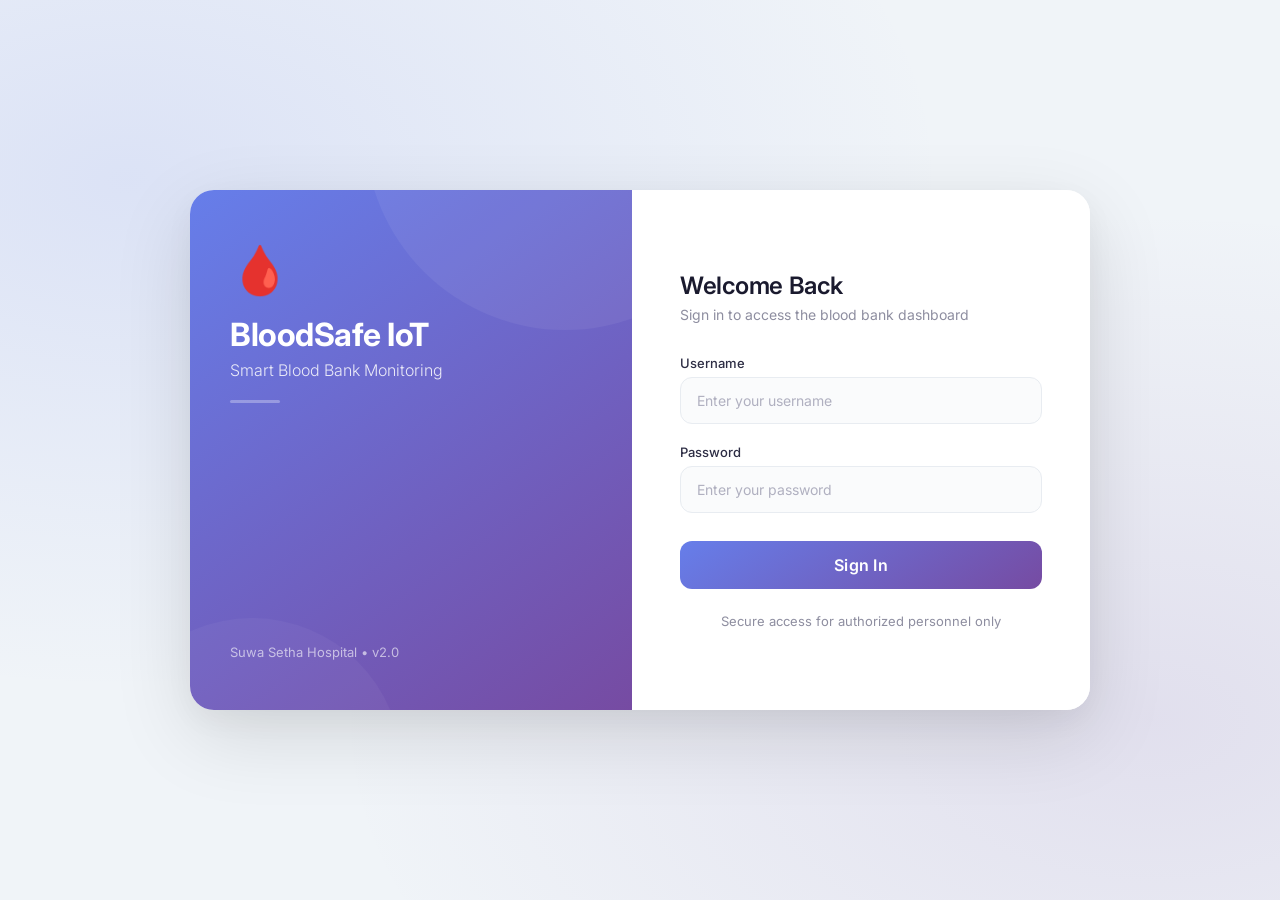
<file: login.html>
<!DOCTYPE html>
<html lang="en">
<head>
    <meta charset="UTF-8" />
    <meta name="viewport" content="width=device-width, initial-scale=1.0" />
    <title>BloodSafe IoT - Login</title>
    <link rel="stylesheet" href="style.css" />
    <link href="https://fonts.googleapis.com/css2?family=Inter:wght@300;400;500;600;700&display=swap" rel="stylesheet" />
    <style>

        * {
            margin: 0;
            padding: 0;
            box-sizing: border-box;
        }

        body {
            font-family: 'Inter', -apple-system, BlinkMacSystemFont, 'Segoe UI', Roboto, sans-serif;
            min-height: 100vh;
            display: flex;
            align-items: center;
            justify-content: center;
            background: #f0f4f8;
            background-image: 
                radial-gradient(ellipse at 10% 20%, rgba(102, 126, 234, 0.15) 0%, transparent 50%),
                radial-gradient(ellipse at 90% 80%, rgba(118, 75, 162, 0.12) 0%, transparent 50%);
        }

        .login-wrapper {
            display: flex;
            width: 100%;
            max-width: 900px;
            min-height: 520px;
            background: #ffffff;
            border-radius: 24px;
            box-shadow: 0 25px 80px rgba(0, 0, 0, 0.12), 0 10px 30px rgba(0, 0, 0, 0.04);
            overflow: hidden;
            margin: 20px;
        }

        /* LEFT PANEL - Branding */
        .login-brand {
            flex: 1;
            padding: 50px 40px;
            background: linear-gradient(145deg, #667eea 0%, #764ba2 100%);
            color: white;
            display: flex;
            flex-direction: column;
            justify-content: center;
            position: relative;
            overflow: hidden;
            min-width: 280px;
        }

        .login-brand::before {
            content: '';
            position: absolute;
            top: -50%;
            right: -30%;
            width: 400px;
            height: 400px;
            background: rgba(255, 255, 255, 0.06);
            border-radius: 50%;
        }

        .login-brand::after {
            content: '';
            position: absolute;
            bottom: -40%;
            left: -20%;
            width: 300px;
            height: 300px;
            background: rgba(255, 255, 255, 0.04);
            border-radius: 50%;
        }

        .brand-icon {
            font-size: 48px;
            margin-bottom: 16px;
            position: relative;
            z-index: 1;
        }

        .brand-title {
            font-size: 32px;
            font-weight: 700;
            letter-spacing: -0.5px;
            position: relative;
            z-index: 1;
        }

        .brand-subtitle {
            font-size: 16px;
            font-weight: 300;
            opacity: 0.85;
            margin-top: 6px;
            position: relative;
            z-index: 1;
        }

        .brand-divider {
            width: 50px;
            height: 3px;
            background: rgba(255, 255, 255, 0.3);
            border-radius: 2px;
            margin: 20px 0;
            position: relative;
            z-index: 1;
        }

        .brand-footer {
            margin-top: auto;
            font-size: 13px;
            opacity: 0.6;
            position: relative;
            z-index: 1;
            padding-top: 30px;
        }

        /* RIGHT PANEL - Login Form */
        .login-form-panel {
            flex: 1;
            padding: 50px 48px;
            display: flex;
            flex-direction: column;
            justify-content: center;
            background: #ffffff;
            min-width: 300px;
        }

        .form-header {
            margin-bottom: 32px;
        }

        .form-header h2 {
            font-size: 24px;
            font-weight: 600;
            color: #1a1a2e;
            letter-spacing: -0.3px;
        }

        .form-header p {
            font-size: 14px;
            color: #8e8ea0;
            margin-top: 6px;
        }

        .form-group {
            margin-bottom: 20px;
        }

        .form-group label {
            display: block;
            font-size: 13px;
            font-weight: 500;
            color: #2d2d44;
            margin-bottom: 6px;
        }

        .form-group input {
            width: 100%;
            padding: 14px 16px;
            font-size: 14px;
            font-family: inherit;
            border: 1.5px solid #e8ecf1;
            border-radius: 12px;
            background: #fafbfc;
            transition: all 0.25s ease;
            color: #1a1a2e;
            outline: none;
        }

        .form-group input:focus {
            border-color: #667eea;
            background: #ffffff;
            box-shadow: 0 0 0 4px rgba(102, 126, 234, 0.08);
        }

        .form-group input::placeholder {
            color: #b0b0c0;
        }

        .login-btn {
            width: 100%;
            padding: 14px;
            font-size: 16px;
            font-weight: 600;
            font-family: inherit;
            color: white;
            background: linear-gradient(145deg, #667eea 0%, #764ba2 100%);
            border: none;
            border-radius: 12px;
            cursor: pointer;
            transition: all 0.3s ease;
            margin-top: 8px;
            letter-spacing: 0.3px;
        }

        .login-btn:hover {
            transform: translateY(-2px);
            box-shadow: 0 12px 30px rgba(102, 126, 234, 0.35);
        }

        .login-btn:active {
            transform: translateY(0);
        }

        .login-error {
            display: none;
            background: #fef2f2;
            color: #dc2626;
            padding: 12px 16px;
            border-radius: 10px;
            font-size: 13px;
            font-weight: 500;
            margin-bottom: 16px;
            border-left: 3px solid #dc2626;
            align-items: center;
            gap: 8px;
        }

        .login-error.show {
            display: flex;
        }

        .login-error::before {
            content: '✕';
            font-weight: 700;
            font-size: 14px;
        }

        .form-footer {
            margin-top: 24px;
            text-align: center;
            font-size: 13px;
            color: #8e8ea0;
        }

        /* RESPONSIVE */
        @media (max-width: 820px) {
            .login-wrapper {
                flex-direction: column;
                max-width: 400px;
                min-height: auto;
                border-radius: 20px;
                margin: 16px;
            }

            .login-brand {
                padding: 32px 28px;
                min-width: unset;
                min-height: 150px;
            }

            .login-form-panel {
                padding: 32px 28px;
                min-width: unset;
            }

            .brand-title {
                font-size: 26px;
            }

            .brand-footer {
                display: none;
            }
        }

        @media (max-width: 440px) {
            .login-wrapper {
                border-radius: 16px;
                margin: 12px;
            }

            .login-brand {
                padding: 24px 20px;
            }

            .login-form-panel {
                padding: 24px 20px;
            }

            .form-header h2 {
                font-size: 20px;
            }

            .form-group input {
                padding: 12px 14px;
                font-size: 13px;
            }

            .login-btn {
                padding: 12px;
                font-size: 15px;
            }
        }
    </style>
</head>
<body>

    <div class="login-wrapper">

        <!-- LEFT PANEL - Branding -->
        <div class="login-brand">
            <div class="brand-icon">🩸</div>
            <h1 class="brand-title">BloodSafe IoT</h1>
            <p class="brand-subtitle">Smart Blood Bank Monitoring</p>
            <div class="brand-divider"></div>
            <div class="brand-footer">
                Suwa Setha Hospital &bull; v2.0
            </div>
        </div>

        <!-- RIGHT PANEL - Login Form -->
        <div class="login-form-panel">

            <div class="form-header">
                <h2>Welcome Back</h2>
                <p>Sign in to access the blood bank dashboard</p>
            </div>

            <form id="loginForm">
                <div id="loginError" class="login-error">
                    Invalid username or password. Please try again.
                </div>

                <div class="form-group">
                    <label for="username">Username</label>
                    <input 
                        type="text" 
                        id="username" 
                        placeholder="Enter your username" 
                        required 
                        autocomplete="username"
                    />
                </div>

                <div class="form-group">
                    <label for="password">Password</label>
                    <input 
                        type="password" 
                        id="password" 
                        placeholder="Enter your password" 
                        required 
                        autocomplete="current-password"
                    />
                </div>

                <button type="submit" class="login-btn">Sign In</button>
            </form>

            <div class="form-footer">
                Secure access for authorized personnel only
            </div>

        </div>

    </div>

    <script>
        document.getElementById('loginForm').addEventListener('submit', function(e) {
            e.preventDefault();

            const username = document.getElementById('username').value.trim();
            const password = document.getElementById('password').value.trim();
            const errorBox = document.getElementById('loginError');

            const validUsers = {
                'officer1': 'pass123',
                'manager1': 'pass123'
            };

            if (validUsers[username] && validUsers[username] === password) {
                const role = username === 'manager1' ? 'MANAGER' : 'OFFICER';
                localStorage.setItem('user', JSON.stringify({
                    username: username,
                    role: role
                }));
                window.location.href = 'index.html';
            } else {
                errorBox.classList.add('show');
                errorBox.style.animation = 'shake 0.4s ease';
                setTimeout(() => {
                    errorBox.style.animation = '';
                }, 500);
            }
        });

        // Clear error on typing
        document.querySelectorAll('#loginForm input').forEach(input => {
            input.addEventListener('input', function() {
                document.getElementById('loginError').classList.remove('show');
            });
        });

        // Add shake animation
        const style = document.createElement('style');
        style.textContent = `
            @keyframes shake {
                0%, 100% { transform: translateX(0); }
                20% { transform: translateX(-10px); }
                40% { transform: translateX(10px); }
                60% { transform: translateX(-6px); }
                80% { transform: translateX(6px); }
            }
        `;
        document.head.appendChild(style);
    </script>

</body>
</html>
</file>
<file: style.css>
* {
    margin: 0;
    padding: 0;
    box-sizing: border-box;
}

body {
    font-family: 'Segoe UI', Tahoma, Geneva, Verdana, sans-serif;
    background: #f0f4f8;
    color: #333;
    min-height: 100vh;
}

/* ============================================================
   LOGIN
   ============================================================ */
.login-container {
    display: flex;
    justify-content: center;
    align-items: center;
    min-height: 100vh;
    background: linear-gradient(135deg, #667eea 0%, #764ba2 100%);
}

.login-card {
    background: white;
    padding: 40px;
    border-radius: 16px;
    box-shadow: 0 10px 40px rgba(0,0,0,0.2);
    width: 100%;
    max-width: 400px;
}

.login-header {
    text-align: center;
    margin-bottom: 30px;
}

.login-header .logo {
    font-size: 32px;
    font-weight: bold;
    color: #667eea;
}

.login-header .hospital {
    color: #666;
    margin-top: 5px;
}

.login-form .form-group {
    margin-bottom: 20px;
}

.login-form label {
    display: block;
    margin-bottom: 5px;
    font-weight: 600;
}

.login-form input {
    width: 100%;
    padding: 12px;
    border: 2px solid #e0e0e0;
    border-radius: 8px;
    font-size: 16px;
}

.login-form input:focus {
    outline: none;
    border-color: #667eea;
}

.login-btn {
    width: 100%;
    padding: 14px;
    background: linear-gradient(135deg, #667eea 0%, #764ba2 100%);
    color: white;
    border: none;
    border-radius: 8px;
    font-size: 18px;
    font-weight: bold;
    cursor: pointer;
}

.login-btn:hover {
    transform: scale(1.02);
}

.login-error {
    background: #fee;
    color: #c00;
    padding: 10px;
    border-radius: 8px;
    margin-bottom: 15px;
    text-align: center;
    display: none;
}

.demo-credentials {
    margin-top: 20px;
    padding: 15px;
    background: #f8f9fa;
    border-radius: 8px;
    font-size: 14px;
    color: #666;
}

/* ============================================================
   NAVIGATION
   ============================================================ */
.navbar {
    background: white;
    padding: 12px 30px;
    box-shadow: 0 2px 10px rgba(0,0,0,0.1);
    display: flex;
    justify-content: space-between;
    align-items: center;
    flex-wrap: wrap;
    gap: 10px;
    position: sticky;
    top: 0;
    z-index: 100;
}

.nav-brand {
    font-size: 22px;
    font-weight: bold;
    color: #667eea;
}

/* ============================================================
   HAMBURGER MENU (Mobile)
   ============================================================ */
.hamburger {
    display: none;
    background: none;
    border: 2px solid #667eea;
    border-radius: 6px;
    font-size: 28px;
    color: #333;
    cursor: pointer;
    padding: 6px 14px;
    transition: all 0.3s ease;
    min-height: 44px;
    min-width: 44px;
}

.hamburger:hover {
    background: #667eea;
    color: white;
}

.hamburger.active {
    background: #667eea;
    color: white;
}

.nav-links {
    display: flex;
    align-items: center;
    gap: 12px;
    flex-wrap: wrap;
    transition: all 0.3s ease;
}

.nav-links a {
    text-decoration: none;
    color: #555;
    padding: 6px 14px;
    border-radius: 8px;
    transition: all 0.3s;
    font-size: 14px;
}

.nav-links a:hover,
.nav-links a.active {
    background: #667eea;
    color: white;
}

.user-badge {
    background: #f0f4f8;
    padding: 6px 14px;
    border-radius: 20px;
    font-size: 13px;
    color: #555;
}

.logout-btn {
    background: none;
    border: 2px solid #e74c3c;
    color: #e74c3c;
    padding: 5px 14px;
    border-radius: 8px;
    cursor: pointer;
    transition: all 0.3s;
    font-size: 13px;
}

.logout-btn:hover {
    background: #e74c3c;
    color: white;
}

/* ============================================================
   DASHBOARD
   ============================================================ */
.dashboard {
    max-width: 1200px;
    margin: 0 auto;
    padding: 20px;
}

/* ============================================================
   ALERT BANNER
   ============================================================ */
.alert-banner {
    padding: 14px 20px;
    border-radius: 12px;
    margin-bottom: 20px;
    font-weight: bold;
    font-size: 16px;
    text-align: center;
    animation: slideDown 0.5s ease;
}

.alert-banner.normal {
    background: #d4edda;
    color: #155724;
    border: 2px solid #28a745;
}

.alert-banner.warning {
    background: #fff3cd;
    color: #856404;
    border: 2px solid #ffc107;
}

.alert-banner.critical {
    background: #f8d7da;
    color: #721c24;
    border: 2px solid #dc3545;
    animation: pulseAlert 1.5s infinite;
}

@keyframes slideDown {
    from { transform: translateY(-20px); opacity: 0; }
    to { transform: translateY(0); opacity: 1; }
}

@keyframes pulseAlert {
    0%, 100% { opacity: 1; }
    50% { opacity: 0.7; }
}

/* ============================================================
   STATS GRID
   ============================================================ */
.stats-grid {
    display: grid;
    grid-template-columns: repeat(3, 1fr);
    gap: 16px;
    margin-bottom: 24px;
}

.stat-card {
    background: white;
    padding: 20px;
    border-radius: 12px;
    box-shadow: 0 2px 10px rgba(0,0,0,0.08);
    text-align: center;
    transition: transform 0.3s;
}

.stat-card:hover {
    transform: translateY(-4px);
}

.stat-icon {
    font-size: 28px;
    margin-bottom: 6px;
}

.stat-label {
    font-size: 13px;
    color: #888;
}

.stat-value {
    font-size: 28px;
    font-weight: bold;
    margin: 6px 0;
}

.stat-status {
    font-size: 13px;
    font-weight: 600;
    padding: 3px 12px;
    border-radius: 12px;
    display: inline-block;
}

.stat-status.normal { color: #28a745; background: #d4edda; }
.stat-status.warning { color: #856404; background: #fff3cd; }
.stat-status.critical { color: #721c24; background: #f8d7da; }

/* Card Colors */
.temp-card .stat-value { color: #3498db; }
.humidity-card .stat-value { color: #00bcd4; }
.stock-card .stat-value { color: #2ecc71; }
.expiry-card .stat-value { color: #e67e22; }
.door-card .stat-value { color: #8e44ad; }
.status-card .stat-value { color: #667eea; }

.door-card .stat-value.open { color: #e74c3c; }
.door-card .stat-value.closed { color: #2ecc71; }

/* ============================================================
   SECTIONS
   ============================================================ */
.section {
    background: white;
    padding: 20px;
    border-radius: 12px;
    box-shadow: 0 2px 10px rgba(0,0,0,0.08);
    margin-bottom: 20px;
}

.section h2 {
    margin-bottom: 14px;
    font-size: 18px;
}

/* ============================================================
   BLOOD GRID (Color Coding)
   ============================================================ */
.blood-grid {
    display: grid;
    grid-template-columns: repeat(4, 1fr);
    gap: 12px;
}

.blood-card {
    background: white;
    padding: 15px;
    border-radius: 10px;
    text-align: center;
    box-shadow: 0 2px 8px rgba(0,0,0,0.08);
    border-left: 5px solid #4CAF50;
    transition: transform 0.2s;
}

.blood-card:hover {
    transform: scale(1.02);
}

.blood-card h3 {
    font-size: 18px;
    margin-bottom: 5px;
}

.blood-card .quantity {
    font-size: 24px;
    font-weight: 700;
}

.blood-card .minimum {
    font-size: 12px;
    color: #999;
}

.blood-card.safe { border-left-color: #4CAF50; background: #f0fff4; }
.blood-card.low { border-left-color: #FF9800; background: #fff8e1; }
.blood-card.critical { border-left-color: #f44336; background: #ffebee; }

/* Status Badge for Blood Cards */
.status-badge {
    display: inline-block;
    padding: 4px 12px;
    border-radius: 12px;
    font-size: 11px;
    font-weight: 600;
    margin-top: 6px;
}

.status-badge.safe { background: #d4edda; color: #155724; }
.status-badge.low { background: #fff3cd; color: #856404; }
.status-badge.critical { background: #f8d7da; color: #721c24; }

/* ============================================================
   EXPIRY TABLE
   ============================================================ */
.table-container {
    overflow-x: auto;
}

#expiryTable {
    width: 100%;
    border-collapse: collapse;
    margin-top: 10px;
}

#expiryTable th {
    background: #f8f9fa;
    padding: 12px;
    text-align: left;
    font-weight: 600;
    border-bottom: 2px solid #eee;
}

#expiryTable td {
    padding: 10px 12px;
    border-bottom: 1px solid #eee;
}

#expiryTable tr:hover {
    background: #f8f9fa;
}

/* Expiry Badges */
.expiry-badge {
    padding: 4px 12px;
    border-radius: 12px;
    font-size: 12px;
    font-weight: 600;
    display: inline-block;
}

.expiry-badge.safe { background: #d4edda; color: #155724; }
.expiry-badge.warning { background: #fff3cd; color: #856404; }
.expiry-badge.critical { background: #f8d7da; color: #721c24; }
.expiry-badge.expired { background: #e2e3e5; color: #6c757d; }

/* ============================================================
   RECENT ALERTS
   ============================================================ */
.alerts-list {
    margin-top: 10px;
}

.alert-item {
    display: flex;
    align-items: center;
    gap: 12px;
    padding: 10px 15px;
    border-radius: 8px;
    margin-bottom: 8px;
    background: #f8f9fa;
    border-left: 4px solid #FF9800;
}

.alert-item.critical {
    border-left-color: #f44336;
    background: #ffebee;
}

.alert-item.warning {
    border-left-color: #FF9800;
    background: #fff8e1;
}

.alert-item .alert-icon {
    font-size: 16px;
}

.alert-item .alert-message {
    flex: 1;
    font-size: 14px;
}

.alert-item .alert-time {
    color: #999;
    font-size: 12px;
    white-space: nowrap;
}

.no-alerts {
    color: #28a745;
    font-weight: 600;
    padding: 10px;
    text-align: center;
}

/* ============================================================
   ACTION BUTTONS
   ============================================================ */
.action-buttons {
    display: flex;
    gap: 10px;
    flex-wrap: wrap;
}

.action-btn {
    padding: 10px 20px;
    border: none;
    border-radius: 8px;
    background: #667eea;
    color: white;
    font-weight: 600;
    cursor: pointer;
    transition: all 0.3s;
}

.action-btn:hover {
    transform: scale(1.03);
    background: #5a6fd6;
}

.action-btn.danger {
    background: #dc3545;
}

.action-btn.danger:hover {
    background: #c82333;
}

/* ============================================================
   INVENTORY PAGE
   ============================================================ */
.inventory-summary {
    display: grid;
    grid-template-columns: repeat(3, 1fr);
    gap: 16px;
    margin-bottom: 20px;
}

.summary-card {
    background: white;
    padding: 20px;
    border-radius: 12px;
    text-align: center;
    box-shadow: 0 2px 8px rgba(0,0,0,0.06);
}

.summary-card h3 {
    font-size: 14px;
    color: #888;
    margin-bottom: 8px;
}

.summary-card p {
    font-size: 28px;
    font-weight: bold;
    color: #333;
}

.inventory-table {
    width: 100%;
    border-collapse: collapse;
}

.inventory-table th {
    background: #f8f9fa;
    padding: 12px;
    text-align: left;
    border-bottom: 2px solid #eee;
}

.inventory-table td {
    padding: 12px;
    border-bottom: 1px solid #eee;
}

/* ============================================================
   ALERTS PAGE
   ============================================================ */
.alert-filters {
    display: flex;
    gap: 10px;
    margin-bottom: 20px;
    flex-wrap: wrap;
}

.filter-btn {
    padding: 8px 18px;
    border: 2px solid #ddd;
    border-radius: 20px;
    background: white;
    cursor: pointer;
    transition: all 0.3s;
    font-size: 13px;
}

.filter-btn:hover {
    border-color: #667eea;
}

.filter-btn.active {
    background: #667eea;
    color: white;
    border-color: #667eea;
}

.alert-item .alert-type {
    font-weight: bold;
    padding: 3px 12px;
    border-radius: 12px;
    font-size: 12px;
}

.alert-item .alert-type.INFO { background: #d1ecf1; color: #0c5460; }
.alert-item .alert-type.WARNING { background: #fff3cd; color: #856404; }
.alert-item .alert-type.CRITICAL { background: #f8d7da; color: #721c24; }

.alert-item .alert-message {
    flex: 1;
    margin: 0 14px;
}

.alert-item .alert-time {
    color: #888;
    font-size: 13px;
}

/* ============================================================
   FOOTER
   ============================================================ */
footer {
    text-align: center;
    padding: 20px;
    color: #999;
    font-size: 14px;
    margin-top: 20px;
}

/* ============================================================
   ============================================================
   MOBILE-RESPONSIVE ENHANCEMENTS - ITERATION 3
   ============================================================
   ============================================================ */

/* ============================================================
   1. TABLET SCREEN (768px and below)
   ============================================================ */
@media (max-width: 768px) {
    /* NAVBAR */
    .navbar {
        flex-wrap: wrap;
        padding: 10px 16px;
        gap: 8px;
    }

    .nav-brand {
        font-size: 18px;
        flex: 1;
    }

    /* HAMBURGER - Show on mobile */
    .hamburger {
        display: block;
        order: 2;
    }

    /* NAV LINKS - Hidden by default, shown when hamburger clicked */
    .nav-links {
        display: none;
        flex-direction: column;
        width: 100%;
        gap: 6px;
        padding: 12px 0;
        border-top: 2px solid #eee;
        margin-top: 8px;
        order: 3;
    }

    .nav-links.active {
        display: flex;
        animation: slideDown 0.3s ease;
    }

    /* Mobile Navigation Links - Improved touch targets */
    .nav-links a {
        padding: 12px 16px;
        width: 100%;
        text-align: left;
        font-size: 16px;
        border-radius: 8px;
        min-height: 48px;
        display: flex;
        align-items: center;
    }

    .nav-links a:hover {
        background: #f0f4ff;
    }

    .user-badge {
        padding: 12px 16px;
        width: 100%;
        text-align: left;
        font-size: 14px;
        min-height: 48px;
        display: flex;
        align-items: center;
    }

    .logout-btn {
        width: 100%;
        padding: 12px 16px;
        text-align: left;
        font-size: 14px;
        min-height: 48px;
        border-radius: 8px;
        margin-top: 4px;
    }

    /* STATS GRID - 2 columns on tablet */
    .stats-grid {
        grid-template-columns: 1fr 1fr;
        gap: 12px;
    }

    .stat-card {
        padding: 14px 12px;
    }

    .stat-icon {
        font-size: 22px;
    }

    .stat-value {
        font-size: 22px;
    }

    .stat-label {
        font-size: 12px;
    }

    /* BLOOD GRID - 4 columns on tablet */
    .blood-grid {
        grid-template-columns: repeat(4, 1fr);
        gap: 8px;
    }

    .blood-card {
        padding: 10px 8px;
    }

    .blood-card h3 {
        font-size: 14px;
    }

    .blood-card .quantity {
        font-size: 18px;
    }

    .blood-card .minimum {
        font-size: 10px;
    }

    .status-badge {
        font-size: 10px;
        padding: 3px 8px;
    }

    /* TABLES - Horizontal scroll for small screens */
    .table-container {
        overflow-x: auto;
        -webkit-overflow-scrolling: touch;
        margin: 0 -6px;
        padding: 0 6px;
    }

    #expiryTable,
    .inventory-table {
        font-size: 12px;
        min-width: 500px;
    }

    #expiryTable th,
    #expiryTable td,
    .inventory-table th,
    .inventory-table td {
        padding: 8px 6px;
        font-size: 12px;
    }

    /* ALERT ITEMS - Stack on mobile */
    .alert-item {
        flex-wrap: wrap;
        gap: 6px;
        padding: 12px 14px;
        min-height: 56px;
        border-radius: 8px;
    }

    .alert-item .alert-icon {
        font-size: 18px;
        width: 24px;
    }

    .alert-item .alert-message {
        width: 100%;
        font-size: 14px;
        font-weight: 500;
    }

    .alert-item .alert-time {
        font-size: 11px;
        color: #999;
        width: 100%;
        text-align: left;
    }

    /* ACTION BUTTONS - Full width on mobile */
    .action-buttons {
        flex-direction: column;
        gap: 8px;
    }

    .action-btn {
        width: 100%;
        text-align: center;
        padding: 14px;
        min-height: 48px;
        font-size: 15px;
        border-radius: 8px;
    }

    /* SECTION PADDING */
    .section {
        padding: 14px 12px;
        margin-bottom: 14px;
    }

    .section h2 {
        font-size: 16px;
        margin-bottom: 10px;
    }

    .dashboard {
        padding: 10px;
    }

    /* ALERT BANNER */
    .alert-banner {
        font-size: 13px;
        padding: 10px 14px;
        border-radius: 8px;
        margin-bottom: 14px;
    }

    /* INVENTORY SUMMARY CARDS */
    .inventory-summary {
        grid-template-columns: 1fr 1fr 1fr;
        gap: 10px;
    }

    .summary-card {
        padding: 14px 10px;
    }

    .summary-card h3 {
        font-size: 12px;
    }

    .summary-card p {
        font-size: 20px;
    }

    /* IMPROVED TOUCH TARGETS - All interactive elements min 44px */
    button,
    .action-btn,
    .filter-btn,
    .nav-links a,
    .logout-btn,
    .status-badge,
    .hamburger,
    input[type="button"],
    .acknowledge-btn,
    .refresh-btn {
        min-height: 44px;
        min-width: 44px;
    }

    .filter-btn {
        padding: 10px 16px;
        font-size: 13px;
        border-radius: 20px;
    }

    /* Table rows become tappable */
    .inventory-table tbody tr,
    #expiryTable tbody tr {
        cursor: pointer;
        transition: background 0.2s;
    }

    .inventory-table tbody tr:active,
    #expiryTable tbody tr:active {
        background: #f0f4ff;
    }
}

/* ============================================================
   2. SMALL MOBILE (480px and below)
   ============================================================ */
@media (max-width: 480px) {
    /* Single column stats */
    .stats-grid {
        grid-template-columns: 1fr;
        gap: 10px;
    }

    /* Blood grid - 2 columns on small phones */
    .blood-grid {
        grid-template-columns: repeat(2, 1fr);
        gap: 8px;
    }

    /* Inventory summary - single column */
    .inventory-summary {
        grid-template-columns: 1fr;
        gap: 8px;
    }

    /* Smaller padding */
    .dashboard {
        padding: 8px;
    }

    .section {
        padding: 12px 10px;
    }

    .stat-card {
        padding: 12px 10px;
    }

    .stat-value {
        font-size: 20px;
    }

    /* Smaller blood cards */
    .blood-card {
        padding: 8px 6px;
    }

    .blood-card h3 {
        font-size: 13px;
    }

    .blood-card .quantity {
        font-size: 16px;
    }

    /* Full width alert items */
    .alert-item {
        padding: 10px 12px;
    }

    .alert-item .alert-message {
        font-size: 13px;
    }

    /* Smaller navigation */
    .nav-brand {
        font-size: 16px;
    }

    .hamburger {
        font-size: 24px;
        padding: 4px 12px;
        min-height: 40px;
        min-width: 40px;
    }

    .nav-links a,
    .user-badge,
    .logout-btn {
        padding: 10px 14px;
        font-size: 14px;
        min-height: 44px;
    }

    /* Alert banner */
    .alert-banner {
        font-size: 12px;
        padding: 8px 12px;
    }

    /* Buttons */
    .action-btn {
        padding: 12px;
        font-size: 14px;
        min-height: 44px;
    }

    /* Filter buttons on alerts page */
    .filter-btn {
        padding: 8px 14px;
        font-size: 12px;
        min-height: 36px;
    }

    .alert-filters {
        gap: 6px;
    }
}

/* ============================================================
   3. MENU ANIMATION
   ============================================================ */
@keyframes slideDown {
    from {
        opacity: 0;
        transform: translateY(-10px);
    }
    to {
        opacity: 1;
        transform: translateY(0);
    }
}

/* Hamburger animation */
.hamburger.active {
    background: #667eea;
    color: white;
    border-color: #667eea;
}

/* ============================================================
   4. TABLET LANDSCAPE (992px and below) - Improved
   ============================================================ */
@media (max-width: 992px) {
    .stats-grid {
        grid-template-columns: repeat(2, 1fr);
    }
    .blood-grid {
        grid-template-columns: repeat(2, 1fr);
    }
    .inventory-summary {
        grid-template-columns: repeat(2, 1fr);
    }
}

/* ============================================================
   5. PRINT STYLES
   ============================================================ */
@media print {
    .navbar,
    .action-buttons,
    .hamburger {
        display: none !important;
    }
    .stat-card {
        box-shadow: none !important;
        border: 1px solid #ddd !important;
    }
    .section {
        box-shadow: none !important;
        border: 1px solid #ddd !important;
        page-break-inside: avoid;
    }
}
/* Dark Mode Variables */
:root {
    --bg-color: #f0f4f8;
    --card-bg: #ffffff;
    --text-color: #333333;
    --border-color: #e0e0e0;
    --shadow: rgba(0,0,0,0.08);
}

[data-theme="dark"] {
    --bg-color: #1a1a2e;
    --card-bg: #16213e;
    --text-color: #e8e8e8;
    --border-color: #2a2a4a;
    --shadow: rgba(0,0,0,0.3);
}

body {
    background: var(--bg-color);
    color: var(--text-color);
    transition: all 0.3s ease;
}

.stat-card, .section, .blood-card {
    background: var(--card-bg);
    box-shadow: 0 2px 10px var(--shadow);
    border-color: var(--border-color);
}
</file>
